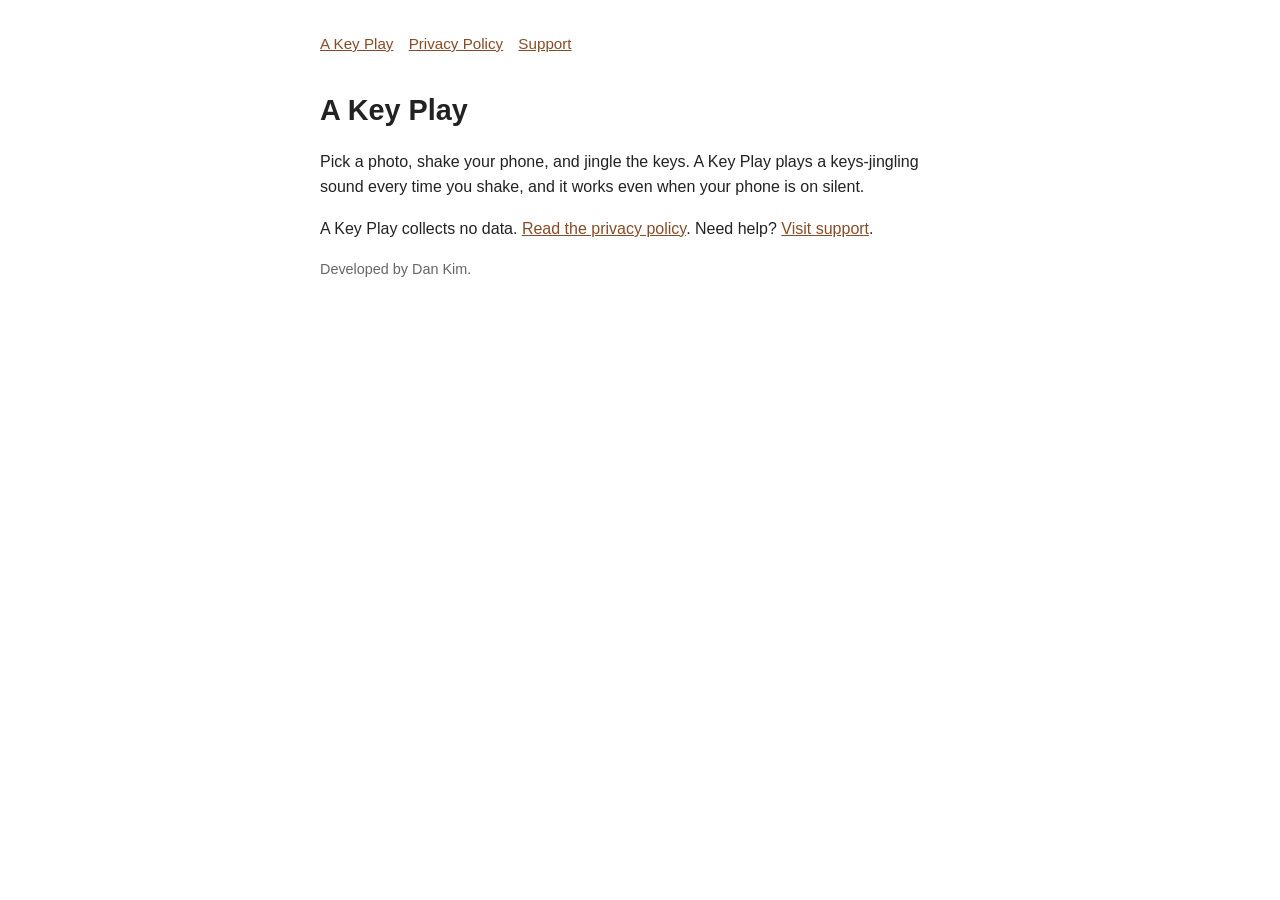
<file: index.html>
<!doctype html>
<html lang="en"><head><meta charset="utf-8"><meta name="viewport" content="width=device-width,initial-scale=1">
<title>A Key Play</title><link rel="stylesheet" href="style.css"></head><body>
<nav><a href="index.html">A Key Play</a><a href="privacy.html">Privacy Policy</a><a href="support.html">Support</a></nav>
<h1>A Key Play</h1>
<p>Pick a photo, shake your phone, and jingle the keys. A Key Play plays a keys-jingling sound every time you shake, and it works even when your phone is on silent.</p>
<p>A Key Play collects no data. <a href="privacy.html">Read the privacy policy</a>. Need help? <a href="support.html">Visit support</a>.</p>
<p class="muted">Developed by Dan Kim.</p>
</body></html>
</file>
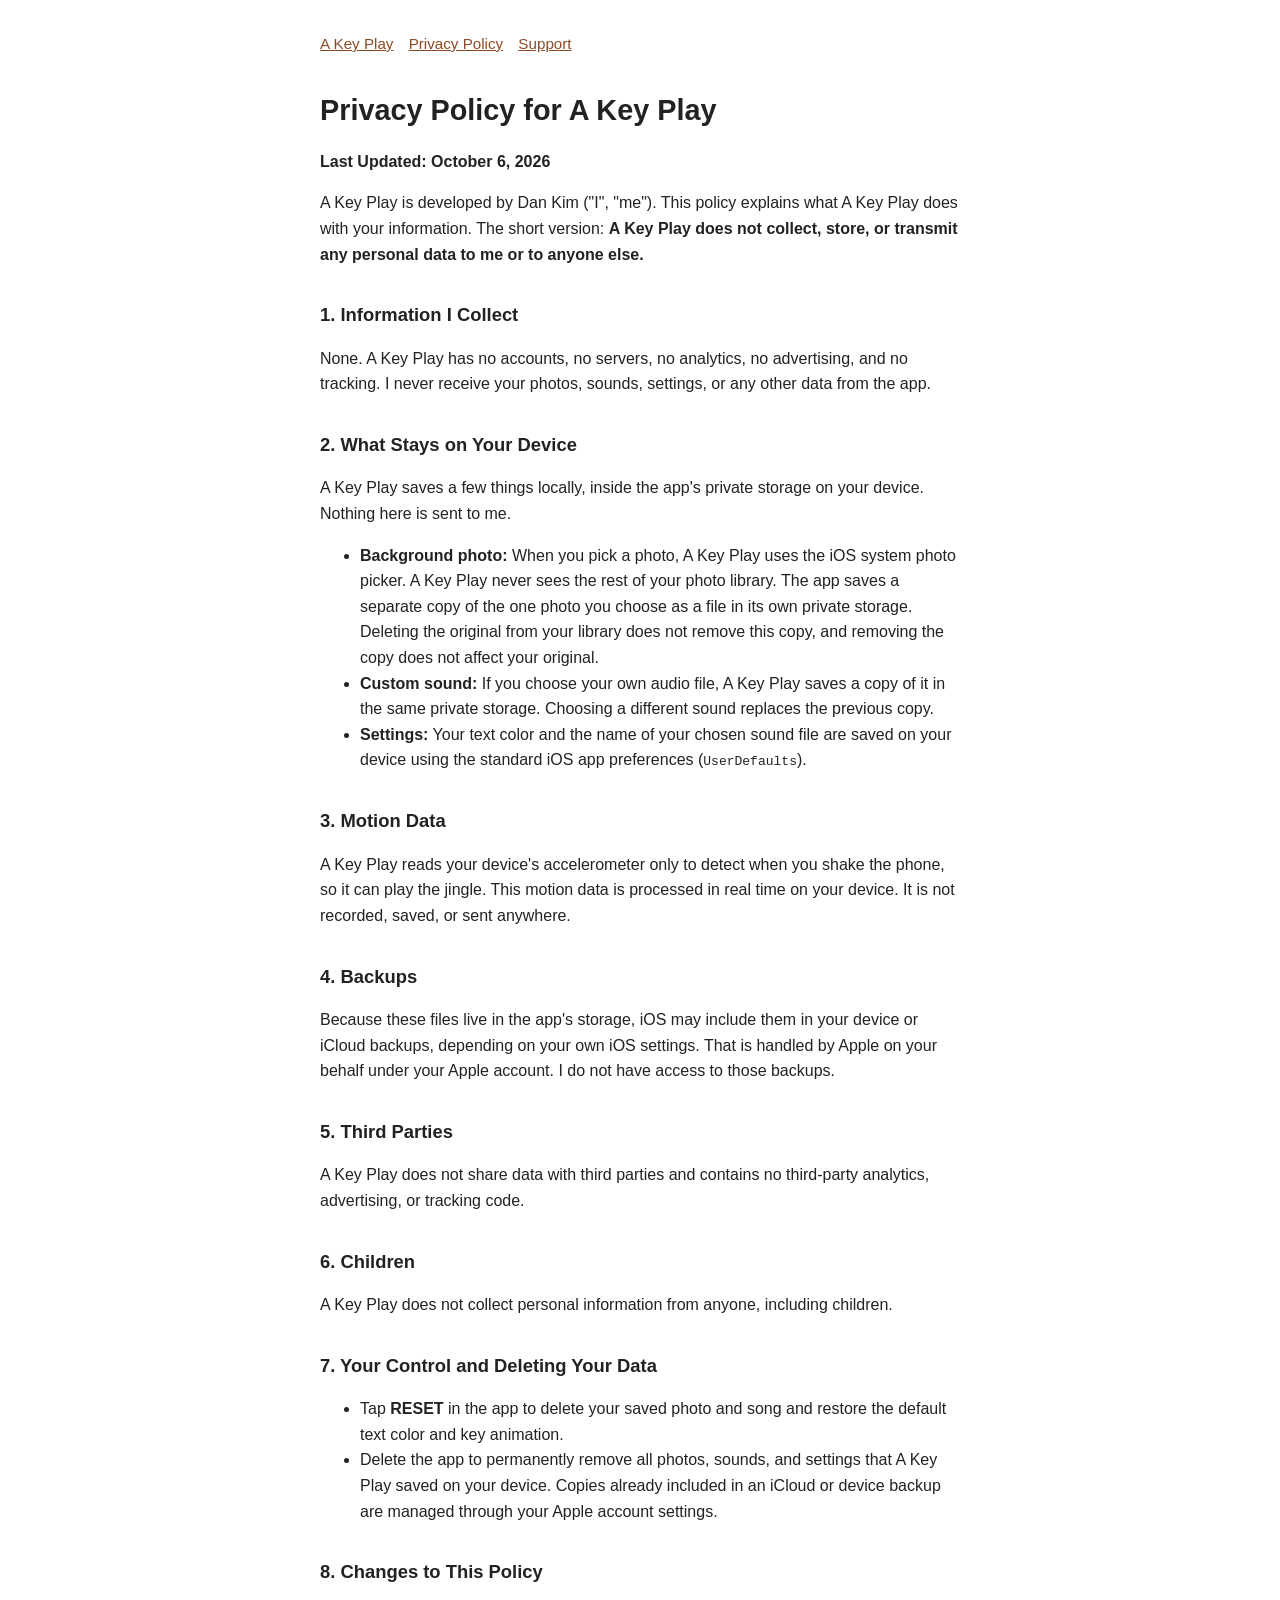
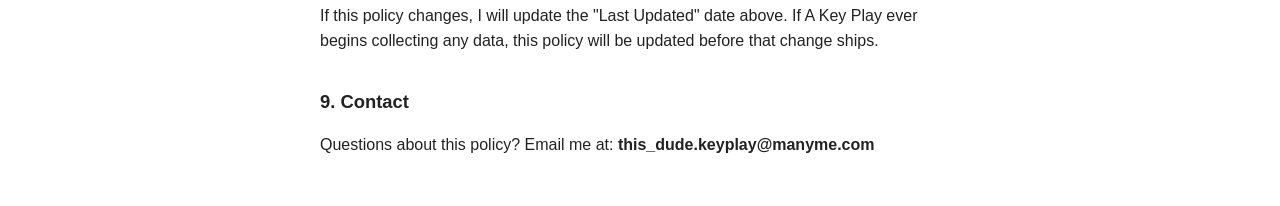
<file: privacy.html>
<!doctype html>
<html lang="en"><head><meta charset="utf-8"><meta name="viewport" content="width=device-width,initial-scale=1">
<title>A Key Play Privacy Policy</title><link rel="stylesheet" href="style.css"></head><body>
<nav><a href="index.html">A Key Play</a><a href="privacy.html">Privacy Policy</a><a href="support.html">Support</a></nav>
<h1>Privacy Policy for A Key Play</h1>
<p><strong>Last Updated: October 6, 2026</strong></p>
<p>A Key Play is developed by Dan Kim ("I", "me"). This policy explains what A Key Play does with your information. The short version: <strong>A Key Play does not collect, store, or transmit any personal data to me or to anyone else.</strong></p>
<h2>1. Information I Collect</h2>
<p>None. A Key Play has no accounts, no servers, no analytics, no advertising, and no tracking. I never receive your photos, sounds, settings, or any other data from the app.</p>
<h2>2. What Stays on Your Device</h2>
<p>A Key Play saves a few things locally, inside the app's private storage on your device. Nothing here is sent to me.</p>
<ul>
<li><strong>Background photo:</strong> When you pick a photo, A Key Play uses the iOS system photo picker. A Key Play never sees the rest of your photo library. The app saves a separate copy of the one photo you choose as a file in its own private storage. Deleting the original from your library does not remove this copy, and removing the copy does not affect your original.</li>
<li><strong>Custom sound:</strong> If you choose your own audio file, A Key Play saves a copy of it in the same private storage. Choosing a different sound replaces the previous copy.</li>
<li><strong>Settings:</strong> Your text color and the name of your chosen sound file are saved on your device using the standard iOS app preferences (<code>UserDefaults</code>).</li>
</ul>
<h2>3. Motion Data</h2>
<p>A Key Play reads your device's accelerometer only to detect when you shake the phone, so it can play the jingle. This motion data is processed in real time on your device. It is not recorded, saved, or sent anywhere.</p>
<h2>4. Backups</h2>
<p>Because these files live in the app's storage, iOS may include them in your device or iCloud backups, depending on your own iOS settings. That is handled by Apple on your behalf under your Apple account. I do not have access to those backups.</p>
<h2>5. Third Parties</h2>
<p>A Key Play does not share data with third parties and contains no third-party analytics, advertising, or tracking code.</p>
<h2>6. Children</h2>
<p>A Key Play does not collect personal information from anyone, including children.</p>
<h2>7. Your Control and Deleting Your Data</h2>
<ul>
<li>Tap <strong>RESET</strong> in the app to delete your saved photo and song and restore the default text color and key animation.</li>
<li>Delete the app to permanently remove all photos, sounds, and settings that A Key Play saved on your device. Copies already included in an iCloud or device backup are managed through your Apple account settings.</li>
</ul>
<h2>8. Changes to This Policy</h2>
<p>If this policy changes, I will update the "Last Updated" date above. If A Key Play ever begins collecting any data, this policy will be updated before that change ships.</p>
<h2>9. Contact</h2>
<p>Questions about this policy? Email me at: <strong>this_dude.keyplay@manyme.com</strong></p>
</body></html>
</file>
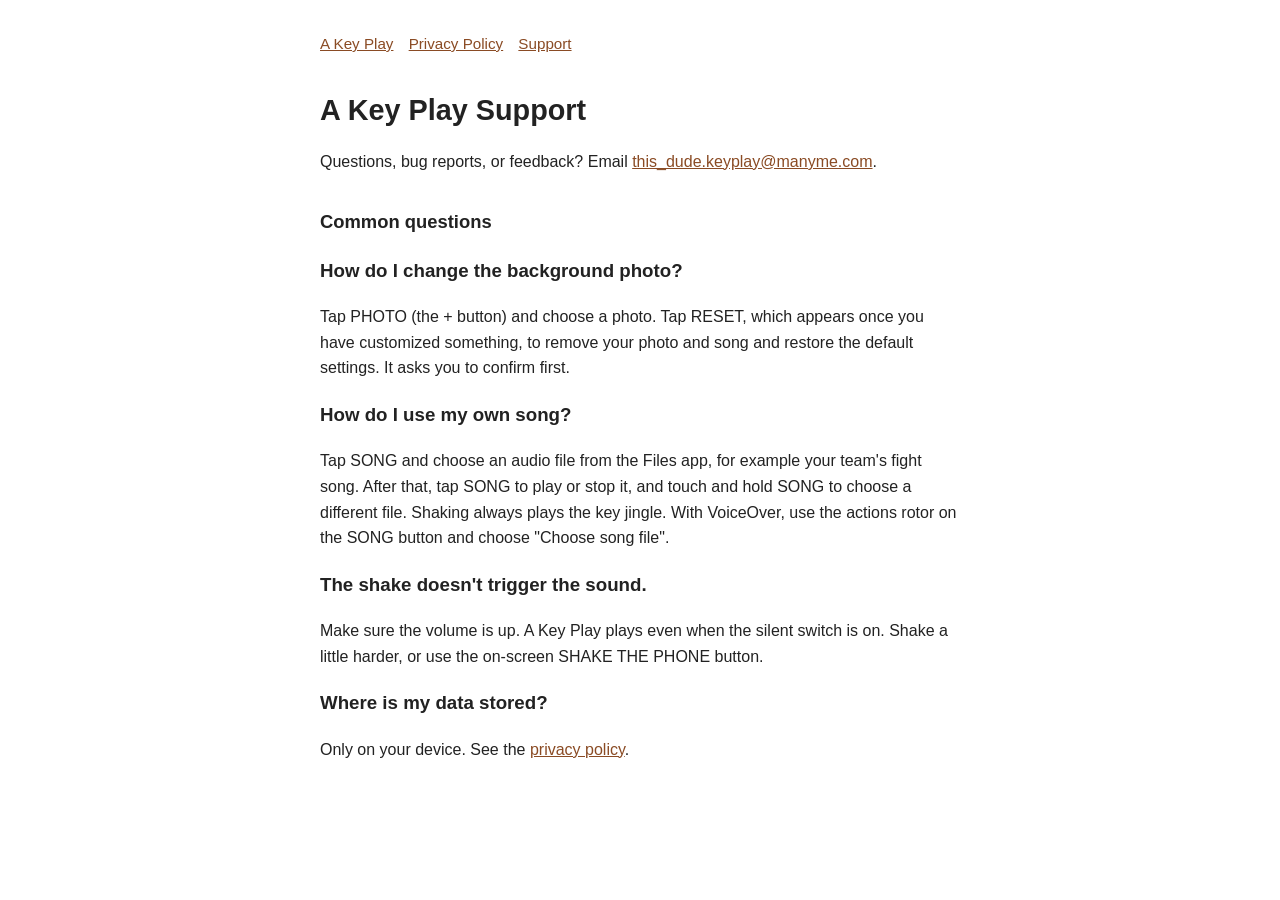
<file: support.html>
<!doctype html>
<html lang="en"><head><meta charset="utf-8"><meta name="viewport" content="width=device-width,initial-scale=1">
<title>A Key Play Support</title><link rel="stylesheet" href="style.css"></head><body>
<nav><a href="index.html">A Key Play</a><a href="privacy.html">Privacy Policy</a><a href="support.html">Support</a></nav>
<h1>A Key Play Support</h1>
<p>Questions, bug reports, or feedback? Email <a href="mailto:this_dude.keyplay@manyme.com">this_dude.keyplay@manyme.com</a>.</p>
<h2>Common questions</h2>
<h3>How do I change the background photo?</h3>
<p>Tap PHOTO (the + button) and choose a photo. Tap RESET, which appears once you have customized something, to remove your photo and song and restore the default settings. It asks you to confirm first.</p>
<h3>How do I use my own song?</h3>
<p>Tap SONG and choose an audio file from the Files app, for example your team's fight song. After that, tap SONG to play or stop it, and touch and hold SONG to choose a different file. Shaking always plays the key jingle. With VoiceOver, use the actions rotor on the SONG button and choose "Choose song file".</p>
<h3>The shake doesn't trigger the sound.</h3>
<p>Make sure the volume is up. A Key Play plays even when the silent switch is on. Shake a little harder, or use the on-screen SHAKE THE PHONE button.</p>
<h3>Where is my data stored?</h3>
<p>Only on your device. See the <a href="privacy.html">privacy policy</a>.</p>
</body></html>
</file>
<file: style.css>
body{font-family:-apple-system,BlinkMacSystemFont,"Segoe UI",Roboto,sans-serif;max-width:640px;margin:0 auto;padding:32px 20px;line-height:1.6;color:#222;background:#fff}
h1{font-size:1.8rem;margin-bottom:.2em}h2{font-size:1.15rem;margin-top:1.8em}
a{color:#8a4b24}nav{margin-bottom:2em;font-size:.95rem}nav a{margin-right:1em}
.muted{color:#666;font-size:.9rem}
@media(prefers-color-scheme:dark){body{background:#161616;color:#e6e6e6}a{color:#e0a070}.muted{color:#999}}
</file>
